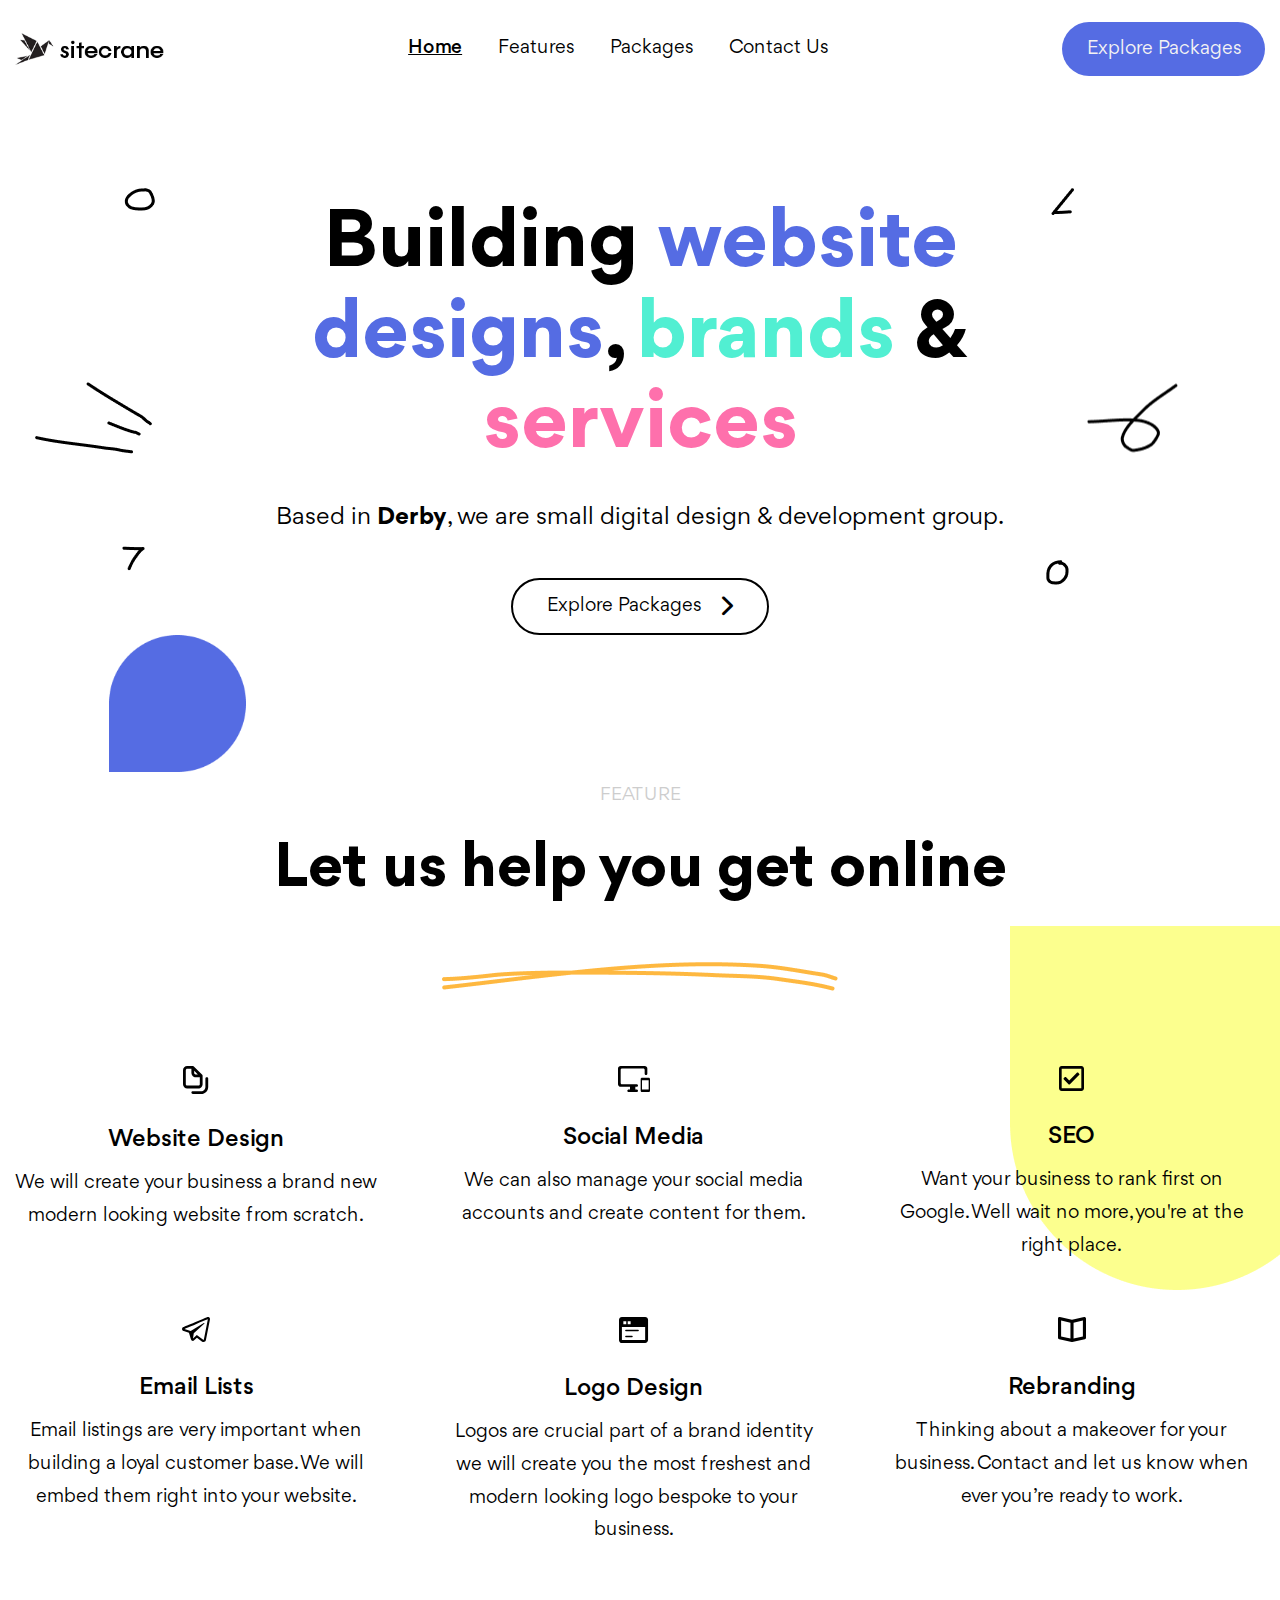
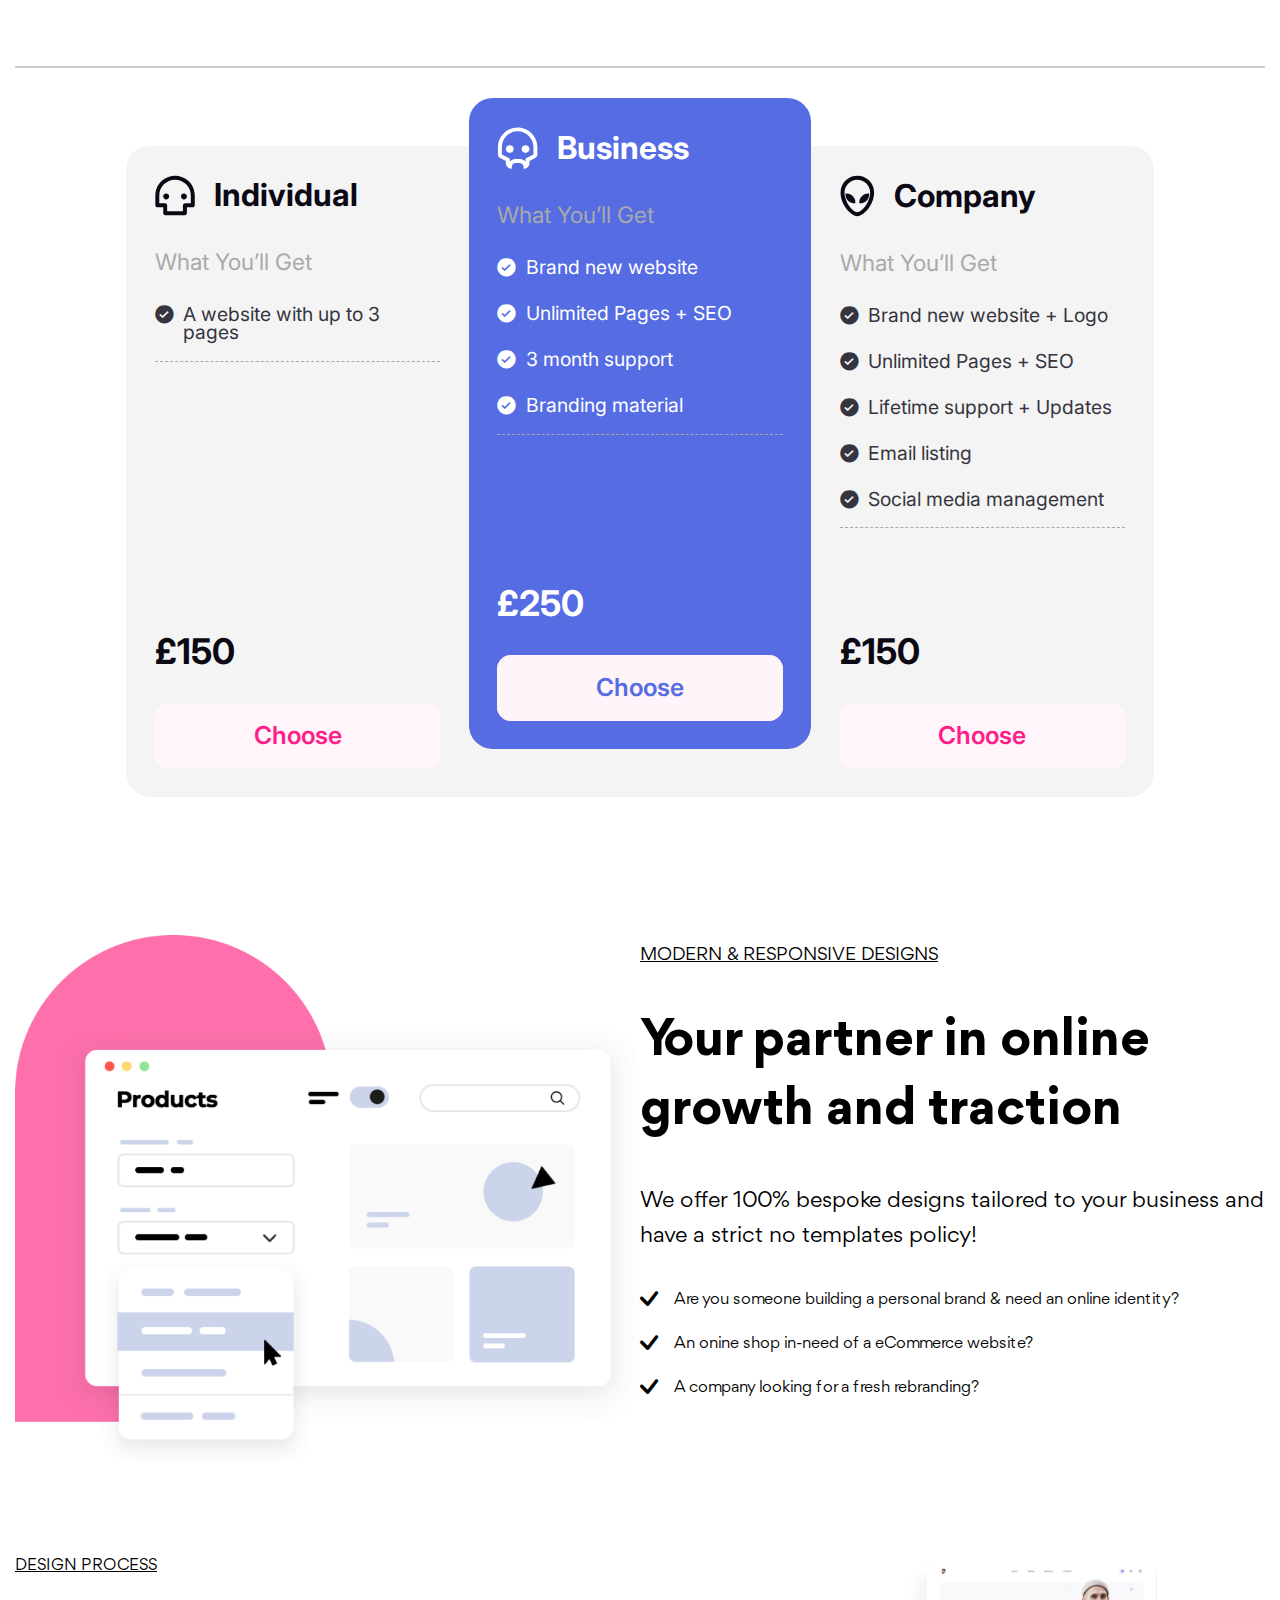
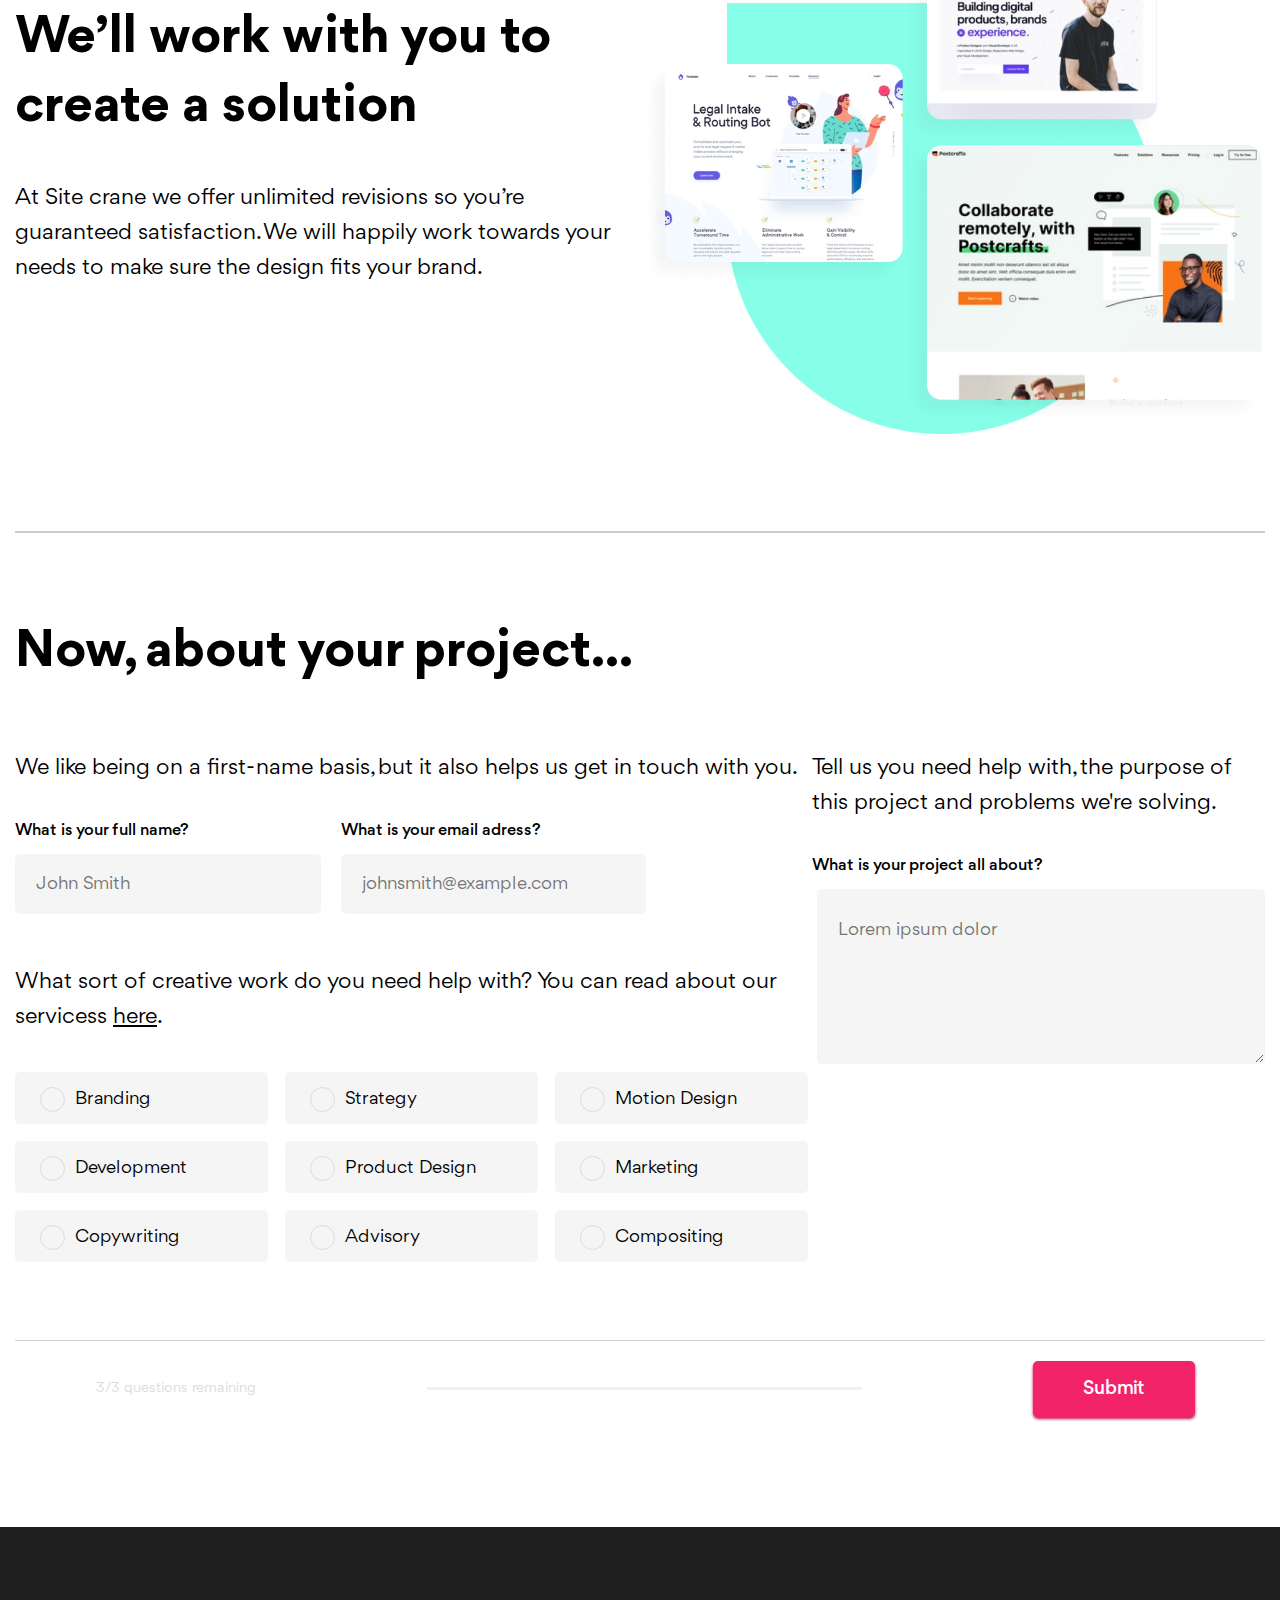
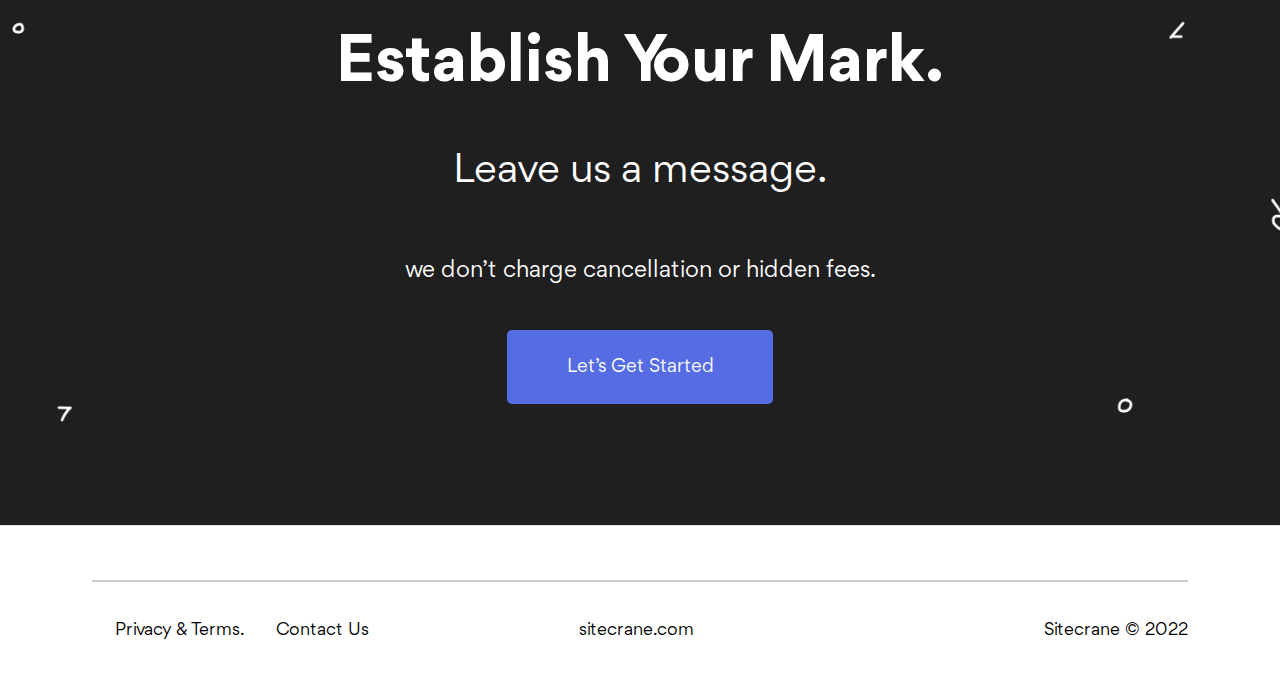
<file: index.html>
<!DOCTYPE html>
<html lang="en">

<head>
	<meta charset="UTF-8">
	<meta name="viewport" content="width=device-width, initial-scale=1.0">
	<link rel="stylesheet" href="css/styles.css">
	<link rel="shortcut icon" href="favicon.ico">
	<title>Sitecrane</title>
</head>

<body>
<header class="header">
	<div class="header__wrapper">
		<div class="header__container _container">
			<div class="header__body">
				<div class="header__main">
					<a href="index.html" class="header__logo _ibg">
						<img src="img/logo.png" alt="logo">
					</a>
				</div>
				<div class="header__menu menu">
					<nav class="menu__body">
						<ul class="menu__list">
							<li class="menu__item">
								<a data-goto=".page__main-block" href="" class="menu__link _active _scroll">Home</a>
							</li>
							<li class="menu__item">
								<a data-goto=".page__feature" href="" class="menu__link _scroll">Features</a>
							</li>
							<li class="menu__item">
								<a data-goto=".page__pricing" href="" class="menu__link _scroll">Packages</a>
							</li>
							<li class="menu__item">
								<a data-goto=".page__contact" href="" class="menu__link _scroll">Contact Us</a>
							</li>
						</ul>
					</nav>
				</div>
				<button type="button" data-goto=".page__pricing" class="header__button button button_blue _scroll">Explore
					Packages</button>
				<div class="icon-menu">
					<span class="icon-menu__line"></span>
				</div>
			</div>
		</div>
	</div>
</header>	<div class="wrapper">
		<main class="page">
			<section class="page__main-block main-block">
				<div class="main-block__wrapper">
					<div class="main-block__container _container">
						<div class="main-block__body">
							<h1 class="main-block__title title">
								<span>Building</span>
								<span class="title_blue">website<br>designs</span>
								<span>,</span>
								<span class="title_turq">brands</span>
								<span>&<br></span>
								<span class="title_pink">services</span>
							</h1>
							<div class="main-block__subtitle">Based in <b>Derby</b>, we are small digital design &
								development group.
							</div>
							<div class="main-block__symbols">
								<span class="main-block__symbol">
									<img src="img/symbols/round-top-left.png" alt="sybol-round">
								</span>
								<span class="main-block__symbol">
									<img src="img/symbols/three-lines-left.png" alt="sybol-lines">
								</span>
								<span class="main-block__symbol">
									<img src="img/symbols/7-left.png" alt="sybol-round">
								</span>
								<span class="main-block__symbol">
									<img src="img/symbols/7-top-right.png" alt="sybol-round">
								</span>
								<span class="main-block__symbol">
									<img src="img/symbols/fig-midle-right.png" alt="sybol-fig">
								</span>
								<span class="main-block__symbol">
									<img src="img/symbols/round-right-bottom.png" alt="sybol-round">
								</span>
							</div>
							<button type="button" data-goto=".page__pricing"
								class="main-block__button button _scroll _icon-arrow-right">
								Explore Packages
							</button>
						</div>
					</div>
				</div>
			</section>
			<section class="page__feature feature">
				<div class="feature__wrapper">
					<div class="feature__container _container">
						<div class="feature__body">
							<div class="feature__subtitle subtitle">feature</div>
							<h2 class="feature__title title">Let us help you get online</h2>
							<img src="img/symbols/lines.png" alt="sybol-ines">
							<div class="feature__items items-future">
								<div class="items-future__item">
									<img src="img/features/icon-1.svg" class="items-future__icon" alt="icon-design">
									<div class="items-future__title">Website Design</div>
									<div class="items-future__text">We will create your business a brand new modern looking
										website
										from scratch.</div>
								</div>
								<div class="items-future__item">
									<img src="img/features/icon-2.svg" class="items-future__icon" alt="icon-screen">
									<div class="items-future__title">Social Media</div>
									<div class="items-future__text">We can also manage your social media accounts and create
										content for them.</div>
								</div>
								<div class="items-future__item">
									<img src="img/features/icon-3.svg" class="items-future__icon" alt="icon-seo">
									<div class="items-future__title">SEO</div>
									<div class="items-future__text">Want your business to rank first on Google. Well wait no
										more, you're at the right place.</div>
									<img src="img/symbols/half-oval.png" class="items-future__image" alt="sybol-half-oval">
								</div>
								<div class="items-future__item">
									<img src="img/features/icon-4.svg" class="items-future__icon" alt="icon-email">
									<div class="items-future__title">Email Lists</div>
									<div class="items-future__text">Email listings are very important when building a loyal
										customer base. We will embed them right into your website.</div>
								</div>
								<div class="items-future__item">
									<img src="img/features/icon-5.svg" class="items-future__icon" alt="icon-design">
									<div class="items-future__title">Logo Design</div>
									<div class="items-future__text">Logos are crucial part of a brand identity we will create you
										the most freshest and modern looking logo bespoke to your business.</div>
								</div>
								<div class="items-future__item">
									<img src="img/features/icon-6.svg" class="items-future__icon" alt="icon-book">
									<div class="items-future__title">Rebranding</div>
									<div class="items-future__text">Thinking about a makeover for your business. Contact and let
										us know when ever you’re ready to work.</div>
								</div>
							</div>
							<div class="items-future__symbol">
								<img src="img/symbols/drop.png" alt="sybol-drop">
							</div>
						</div>
					</div>
				</div>
			</section>
			<section class="page__pricing pricing">
				<div class="pricing__wrapper">
					<div class="pricing__container _container">
						<div class="pricing__body">
							<div class="pricing__column">
								<div class="pricing__table pricing__table_individual">
									<div class="pricing__top">
										<div class="pricing__title"><img src="img/icons/table-1.svg" alt="pricing-icon">Individual
										</div>
										<div class="pricing__goal">What You’ll Get
										</div>
										<ul class="pricing__list">
											<li class="pricing__item _icon-checked">A website with up to 3 pages</li>
										</ul>
									</div>
									<div class="pricing__bottom">
										<div class="pricing__price">£150</div>
										<div class="pricing__button">
											<button type="button" data-goto=".page__contact"
												class="pricing__button button _scroll">Choose</button>
										</div>
									</div>
								</div>
							</div>
							<div class="pricing__column">
								<div class="pricing__table pricing__table_business">
									<div class="pricing__top">
										<div class="pricing__title pricing__title_white"><img src="img/icons/table2.svg"
												alt="pricing-icon">Business
										</div>
										<div class="pricing__goal">What You’ll Get
										</div>
										<ul class="pricing__list">
											<li class="pricing__item pricing__item_white _icon-checked">Brand new website</li>
											<li class="pricing__item pricing__item_white _icon-checked">Unlimited Pages + SEO</li>
											<li class="pricing__item pricing__item_white _icon-checked">3 month support</li>
											<li class="pricing__item pricing__item_white _icon-checked">Branding material</li>
										</ul>
									</div>
									<div class="pricing__bottom">
										<div class="pricing__price pricing__price_white">£250</div>
										<div class="pricing__button">
											<button type="button" data-goto=".page__contact"
												class="pricing__button button _scroll">Choose</button>
										</div>
									</div>
								</div>
							</div>
							<div class="pricing__column">
								<div class="pricing__table pricing__table_company">
									<div class="pricing__top">
										<div class="pricing__title"><img src="img/icons/table-3.svg" alt="pricing-icon">Company
										</div>
										<div class="pricing__goal">What You’ll Get</div>
										<ul class="pricing__list">
											<li class="pricing__item _icon-checked">Brand new website + Logo</li>
											<li class="pricing__item _icon-checked">Unlimited Pages + SEO</li>
											<li class="pricing__item _icon-checked">Lifetime support + Updates</li>
											<li class="pricing__item _icon-checked">Email listing</li>
											<li class="pricing__item _icon-checked">Social media management</li>
										</ul>
									</div>
									<div class="pricing__bottom">
										<div class="pricing__price">£150</div>
										<div class="pricing__button">
											<a type="button" data-goto=".page__contact"
												class="pricing__button button _scroll">Choose</a>
										</div>
									</div>
								</div>
							</div>
							<span class="pricing__shadow"></span>
						</div>
					</div>
				</div>
			</section>
			<section class="page__modern modern">
				<div class="modern__wrapper">
					<div class="modern__container _container">
						<div class="modern__body">
							<div class="modern__column">
								<div class="modern__image">
									<img src="img/modern.png" alt="image-modern">
								</div>
							</div>
							<div class="modern__column">
								<div class="modern__subtitle subtitle">MODERN & RESPONSIVE DESIGNS</div>
								<h3 class="modern__title title">Your partner in online
									growth and traction</h3>
								<div class="modern__text">
									We offer 100% bespoke designs tailored to
									your business and have a strict no templates policy!
								</div>
								<ul class="modern__list list-modern">
									<li class="list-modern__item _icon-checked-s">Are you someone building a personal brand &
										need an
										online identity?
									</li>
									<li class="list-modern__item _icon-checked-s">An onine shop in-need of a eCommerce website?
									</li>
									<li class="list-modern__item _icon-checked-s">A company looking for a fresh rebranding?</li>
								</ul>
							</div>
						</div>
					</div>
				</div>
			</section>
			<section class="page__work work">
				<div class="work__wrapper">
					<div class="work__container _container">
						<div class="work__body">
							<div class="work__column">
								<div class="work__subtitle suvtitle">DESIGN PROCESS</div>
								<h3 class="work__title title">We’ll work with
									you to create a solution</h3>
								<div class="work__text">
									At Site crane we offer unlimited revisions so you’re
									guaranteed satisfaction. We will happily work towards your needs to make sure the design fits
									your brand.
								</div>
							</div>
							<div class="work__column">
								<div class="work__image">
									<img src="img/work.png" alt="image-work">
								</div>
							</div>
						</div>
					</div>
				</div>
			</section>
			<section class="page__contact contact">
				<div class="contact__wrapper">
					<div class="contact__container _container">
						<div class="contact__body">
							<h2 class="contact__title title">Now, about your project...</h2>
							<form enctype="multipart/form-data" action="#" id="form" class="contact__form form">
								<div class="form__column">
									<div class="form__text">We like being on a first-name basis, but it also helps us get in
										touch with you.</div>
									<div class="form__row">
										<div class="form__item">
											<label for="formName" class="form__label">What is your full name?</label>
											<input id="formName" type="text" name="name" placeholder="John Smith" maxlength="20"
												class="form__input _req">
											<span class="form__error">This field is required</span>
										</div>
										<div class="form__item">
											<label for="formEmail" class="form__label">What is your email adress?</label>
											<input id="formEmail" type="text" name="email" placeholder="johnsmith@example.com"
												maxlength="40" class="form__input _req _email">
											<span class="form__error">This field is required</span>
										</div>
									</div>
									<div class="form__text">What sort of creative work do you need help with? You can read
										about
										our servicess <a data-goto=".page__feature" href="" class="_scroll">here</a>.</div>
									<div class="form__item">
										<div class="form__checkboxes">
											<div class="form__checkbox checkbox">
												<input id="formCheckboxBranding" type="checkbox" name="item[]" value="branding"
													class="checkbox__input">
												<label for="formCheckboxBranding" class="checkbox__label">
													<span>Branding</span>
												</label>
											</div>
											<div class="form__checkbox">
												<input id="formCheckboxStrategy" type="checkbox" name="item[]" value="strategy"
													class="checkbox__input">
												<label for="formCheckboxStrategy" class="checkbox__label">
													<span>Strategy</span>
												</label>
											</div>
											<div class="form__checkbox">
												<input id="formCheckboxMotionDesign" type="checkbox" name="item[]"
													value="motionDesign" class="checkbox__input">
												<label for="formCheckboxMotionDesign" class="checkbox__label">
													<span>Motion Design</span>
												</label>
											</div>
											<div class="form__checkbox">
												<input id="formCheckboxDevelopment" type="checkbox" name="item[]"
													value="development" class="checkbox__input">
												<label for="formCheckboxDevelopment" class="checkbox__label">
													<span>Development</span>
												</label>
											</div>
											<div class="form__checkbox">
												<input id="formCheckboxProductDesign" type="checkbox" name="item[]"
													value="productDesign" class="checkbox__input">
												<label for="formCheckboxProductDesign" class="checkbox__label">
													<span>Product Design</span>
												</label>
											</div>
											<div class="form__checkbox">
												<input id="formCheckboxMarketing" type="checkbox" name="item[]" value="marketing"
													class="checkbox__input">
												<label for="formCheckboxMarketing" class="checkbox__label">
													<span>Marketing</span>
												</label>
											</div>
											<div class="form__checkbox">
												<input id="formCheckboxCopywriting" type="checkbox" name="item[]"
													value="copywriting" class="checkbox__input">
												<label for="formCheckboxCopywriting" class="checkbox__label">
													<span>Copywriting</span>
												</label>
											</div>
											<div class="form__checkbox">
												<input id="formCheckboxAdvisory" type="checkbox" name="item[]" value="advisory"
													class="checkbox__input">
												<label for="formCheckboxAdvisory" class="checkbox__label">
													<span>Advisory</span>
												</label>
											</div>
											<div class="form__checkbox">
												<input id="formCheckboxCompositing" type="checkbox" name="item[]"
													value="compositing" class="checkbox__input">
												<label for="formCheckboxCompositing" class="checkbox__label">
													<span>Compositing</span>
												</label>
											</div>
										</div>
									</div>
								</div>
								<div class="form__column">
									<div class="form__text">Tell us you need help with, the purpose of this project and
										problems
										we're solving.</div>
									<div class="form__item">
										<label for="formMessage" class="form__label">What is your project all about?</label>
										<textarea id="formMessage" name="message" placeholder="Lorem ipsum dolor"
											onKeyPress="return ( this.value.length < 1001 );"
											class="form__input form__input_textarea _req"></textarea>
										<span class="form__error">This field is required</span>
									</div>
								</div>
								<div class="form__column">
									<div class="form__bottom">
										<div class="form__actions">
											<div class="form__pagination">3/3 questions remaining</div>
											<progress value="0" max="3" class="form__progress"></progress>
											<button type="submit" class="form__button button button_red">Submit</button>
										</div>
									</div>
								</div>
							</form>
							<div class="contact__success"><span></span></div>
						</div>
					</div>
				</div>
			</section>
			<section class="page__establish establish">
				<div class="establish__wrpper">
					<div class="establish__container _container">
						<div class="establish__body">
							<h2 class="establish__title title">Establish Your Mark.</h2>
							<div class="establish__subtitle">Leave us a message.</div>
							<div class="establish__text">we don’t charge cancellation or hidden fees.</div>
							<button type="button" data-goto=".page__contact"
								class="establish__button button button_blue _scroll">Let’s
								Get Started</button>
						</div>
					</div>
					<div class="establish__background _ibg">
						<img src="img/establish-bg.jpg" alt="image">
					</div>
				</div>
			</section>
		</main>
	</div>
<footer class="footer">
	<div class="footer__container _container">
		<div class="footer__body">
			<div class="footer__column">
				<a href="https://www.privacypolicies.com/live/1b286024-e169-4e3c-97bb-dbd9cac9eb3d"
					class="footer__item footer__item_privacy footer__item_link" target="_blank">Privacy &
					Terms.</a>
				<a href="" data-goto=".page__contact"
					class="footer__item footer__item_contact footer__item_link _scroll">Contact Us</a>
			</div>
			<div class="footer__column">
				<span class="footer__item footer__item_site">sitecrane.com</span>
			</div>
			<div class="footer__column">
				<span class="footer__item footer__item_copyright">Sitecrane &copy; 2022</span>
			</div>
		</div>
	</div>
</footer>	<script src="js/script.js"></script>

</body>

</html>
</file>
<file: css/styles.css>
@import url("https://fonts.googleapis.com/css2?family=Inter:wght@400;600;700&display=swap");
@font-face {
  font-family: "Gordita";
  src: url("../fonts/Gordita-Regular.woff2") format("woff2");
  font-weight: 400;
  font-style: normal;
  font-display: block; }

@font-face {
  font-family: "Gordita";
  src: url("../fonts/Gordita-Medium.woff2") format("woff2");
  font-weight: 600;
  font-style: normal;
  font-display: block; }

@font-face {
  font-family: "Gordita";
  src: url("../fonts/Gordita-Bold.woff2") format("woff2");
  font-weight: 700;
  font-style: normal;
  font-display: block; }

@font-face {
  font-family: "iconfont";
  src: url("../fonts/iconfont.eot?cft2t9");
  src: url("../fonts/iconfont.eot?cft2t9#iefix") format("embedded-opentype"), url("../fonts/iconfont.woff?cft2t9") format("woff");
  font-weight: normal;
  font-style: normal;
  font-display: block; }

[class^="_icon-"]::before,
[class*=" _icon-"]::before {
  font-family: "iconfont" !important;
  speak: never;
  font-style: normal;
  font-weight: normal;
  font-variant: normal;
  text-transform: none;
  line-height: 1;
  /* Better Font Rendering =========== */
  -webkit-font-smoothing: antialiased;
  -moz-osx-font-smoothing: grayscale; }

._icon-checked-s:before {
  content: "\e902"; }

._icon-checked:before {
  content: "\e900"; }

._icon-arrow-right:before {
  content: "\e901"; }

/*------------------- Reset --------------------*/
* {
  padding: 0;
  margin: 0;
  border: 0; }

*, *:before, *:after {
  -webkit-box-sizing: border-box;
  box-sizing: border-box; }

:focus, :active {
  outline: none; }

a:focus, a:active {
  outline: none; }

nav, footer, header, aside {
  display: block; }

html, body {
  height: 100%;
  width: 100%;
  font-size: 100%;
  line-height: 1;
  -ms-text-size-adjust: 100%;
  -moz-text-size-adjust: 100%;
  -webkit-text-size-adjust: 100%; }

input, button, textarea {
  font-family: inherit; }

input::-ms-clear {
  display: none; }

button {
  cursor: pointer; }

button::-moz-focus-inner {
  padding: 0;
  border: 0; }

a, a:visited {
  text-decoration: none; }

a:hover {
  text-decoration: none; }

ul li {
  list-style: none; }

img {
  vertical-align: top; }

h1, h2, h3, h4, h5, h6 {
  font-size: inherit;
  font-weight: 400; }

/*------------------ Button --------------------*/
button {
  background-color: inherit; }

.button {
  display: -webkit-inline-box;
  display: -ms-inline-flexbox;
  display: inline-flex;
  -webkit-box-pack: center;
      -ms-flex-pack: center;
          justify-content: center;
  -webkit-box-align: center;
      -ms-flex-align: center;
          align-items: center;
  text-align: center;
  border-radius: 29px;
  font-size: 20px;
  font-weight: 500;
  color: #f4f3f3;
  -webkit-transition: all 0.3s ease 0s;
  transition: all 0.3s ease 0s; }
  @media (max-width: 1727px) {
    .button {
      font-size: calc(16px + 4 * ((100vw - 320px) / 1407)); } }
  .button_blue {
    background-color: #556ce3; }
    @media (any-hover: hover) {
      .button_blue:hover {
        background-color: #425de3; } }
  .button_red {
    background-color: #f22369;
    -webkit-box-shadow: 0px 2px 3px #bd154d;
            box-shadow: 0px 2px 3px #bd154d; }
    @media (any-hover: hover) {
      .button_red:hover {
        background-color: #e11b5d;
        -webkit-transform: translate(1px, 1px);
                transform: translate(1px, 1px); } }

/*------------------ Title ---------------------*/
.title {
  font-weight: 700;
  font-size: 75px;
  line-height: 138%;
  color: #000; }
  @media (max-width: 1727px) {
    .title {
      font-size: calc(30px + 45 * ((100vw - 320px) / 1407)); } }
  .title_white {
    color: #fff; }
  .title_blue {
    color: #556ce3; }
  .title_turq {
    color: #51efd2; }
  .title_pink {
    color: #fe70ac; }

/*---------------- Subtitle --------------------*/
.subtitle {
  font-size: 18px;
  font-weight: 500;
  line-height: 233%;
  color: #000; }

/*----------------- Header ---------------------*/
.header {
  position: fixed;
  top: 0;
  left: 0;
  width: 100%;
  z-index: 4; }
  .header__wrapper {
    min-height: 70px;
    background-color: #fff; }
    @media (max-width: 1727px) {
      .header__wrapper {
        min-height: calc(50px + 20 * ((100vw - 320px) / 1407)); } }
  .header__body {
    min-height: 120px;
    display: -webkit-box;
    display: -ms-flexbox;
    display: flex;
    -webkit-box-align: center;
        -ms-flex-align: center;
            align-items: center;
    -ms-flex-wrap: wrap;
        flex-wrap: wrap;
    -webkit-box-pack: justify;
        -ms-flex-pack: justify;
            justify-content: space-between; }
    @media (max-width: 1727px) {
      .header__body {
        min-height: calc(50px + 70 * ((100vw - 320px) / 1407)); } }
  .header__main {
    padding-right: 10px; }
    @media (max-width: 991.98px) {
      .header__main {
        -webkit-box-flex: 1;
            -ms-flex: 1 1 auto;
                flex: 1 1 auto; } }
  .header__logo {
    display: block;
    width: 149px;
    height: 32px;
    z-index: 5; }
  .header__button {
    min-width: 211px;
    min-height: 58px;
    line-height: 22px;
    position: relative;
    z-index: 15;
    display: none; }
    @media (max-width: 1727px) {
      .header__button {
        min-width: calc(185px + 26 * ((100vw - 320px) / 1407)); } }
    @media (max-width: 1727px) {
      .header__button {
        min-height: calc(45px + 13 * ((100vw - 320px) / 1407)); } }
    @media (min-width: 479.98px) {
      .header__button {
        display: -webkit-inline-box;
        display: -ms-inline-flexbox;
        display: inline-flex; } }

@media (max-width: 991.98px) {
  .menu__body {
    position: fixed;
    width: 100%;
    height: 100%;
    top: 0;
    left: -100%;
    padding: 110px 15px 15px 30px;
    overflow: auto;
    background-color: #51efd2;
    -webkit-transition: left 0.3s ease 0s;
    transition: left 0.3s ease 0s; }
    .menu__body._active {
      left: 0; }
    .menu__body::before {
      content: "";
      position: fixed;
      top: 0;
      left: 0;
      width: 100%;
      height: 150px;
      background-color: #fff;
      z-index: 1; } }
    @media (max-width: 991.98px) and (max-width: 1727px) {
      .menu__body::before {
        height: calc(60px + 90 * ((100vw - 320px) / 1407)); } }

@media (min-width: 991.98px) {
  .menu__list {
    display: -webkit-box;
    display: -ms-flexbox;
    display: flex;
    -webkit-box-align: center;
        -ms-flex-align: center;
            align-items: center;
    -ms-flex-wrap: wrap;
        flex-wrap: wrap;
    -webkit-box-pack: space-evenly;
        -ms-flex-pack: space-evenly;
            justify-content: space-evenly;
    gap: 36px; } }

@media (max-width: 991.98px) {
  .menu__item {
    display: -webkit-box;
    display: -ms-flexbox;
    display: flex;
    -webkit-box-pack: justify;
        -ms-flex-pack: justify;
            justify-content: space-between;
    -ms-flex-wrap: wrap;
        flex-wrap: wrap;
    -webkit-box-align: center;
        -ms-flex-align: center;
            align-items: center; }
    .menu__item:not(:last-child) {
      padding-bottom: 20px; } }

.menu__link {
  font-size: 20px;
  line-height: 210%;
  color: #000;
  -webkit-transition: color 0.3s ease 0s;
  transition: color 0.3s ease 0s; }
  @media (max-width: 1727px) {
    .menu__link {
      font-size: calc(16px + 4 * ((100vw - 320px) / 1407)); } }
  @media (min-width: 991.98px) {
    .menu__link._active {
      font-weight: 600;
      text-decoration: underline; } }
  @media (any-hover: hover) {
    .menu__link:hover {
      font-weight: 600;
      text-decoration: underline; } }
  @media (max-width: 991.98px) {
    .menu__link {
      font-size: 24px;
      color: #fff; } }

.icon-menu {
  margin-left: 15px;
  display: block;
  position: relative;
  z-index: 4;
  width: 30px;
  height: 18px; }
  @media (min-width: 991.98px) {
    .icon-menu {
      display: none; } }
  .icon-menu::before, .icon-menu::after {
    content: ""; }
  .icon-menu__line, .icon-menu::before, .icon-menu::after {
    position: absolute;
    left: 0;
    height: 2px;
    width: 100%;
    -webkit-transition: all 0.3s ease 0s;
    transition: all 0.3s ease 0s;
    background-color: #000; }
  .icon-menu::before {
    top: 0; }
  .icon-menu::after {
    bottom: 0; }
  .icon-menu__line {
    top: 50%;
    -webkit-transform: scale(1) translate(0px, -50%);
            transform: scale(1) translate(0px, -50%); }
  .icon-menu._active::before {
    top: 46%;
    -webkit-transform: rotate(45deg);
            transform: rotate(45deg); }
  .icon-menu._active .icon-menu__line {
    -webkit-transform: scale(0);
            transform: scale(0); }
  .icon-menu._active::after {
    bottom: 45%;
    -webkit-transform: rotate(-45deg);
            transform: rotate(-45deg); }

/*------------------ Body ----------------------*/
body {
  font-family: "Gordita";
  font-size: 16px;
  font-weight: 400;
  color: #000; }
  body._lock {
    overflow: hidden; }

/*----------------- Wrapper --------------------*/
.wrapper {
  width: 100%;
  min-height: 100%;
  overflow: hidden;
  display: -webkit-box;
  display: -ms-flexbox;
  display: flex;
  -webkit-box-orient: vertical;
  -webkit-box-direction: normal;
      -ms-flex-direction: column;
          flex-direction: column; }

/*---------------- Container -------------------*/
._container {
  max-width: 1727px;
  padding: 0 15px;
  margin: 0 auto; }

/*------------------- ibg ---------------------*/
._ibg {
  position: relative; }
  ._ibg img {
    position: absolute;
    width: 100%;
    height: 100%;
    top: 0;
    left: 0;
    -o-object-fit: cover;
       object-fit: cover; }

/*------------------ Page ----------------------*/
.page {
  -webkit-box-flex: 1;
      -ms-flex: 1 1 auto;
          flex: 1 1 auto; }
  .page__establish {
    position: relative; }

/*---------------------------- Main Block -------------------------------*/
.main-block__wrapper {
  padding-top: 261px; }
  @media (max-width: 1727px) {
    .main-block__wrapper {
      padding-top: calc(70px + 191 * ((100vw - 320px) / 1407)); } }

.main-block__body {
  position: relative;
  text-align: center;
  padding-left: 15px;
  padding-right: 15px; }

.main-block__text {
  max-width: 848px; }
  @media (max-width: 1727px) {
    .main-block__text {
      max-width: calc(290px + 558 * ((100vw - 320px) / 1407)); } }

.main-block__title {
  font-size: 102px;
  line-height: 114%; }
  @media (max-width: 1727px) {
    .main-block__title {
      font-size: calc(30px + 72 * ((100vw - 320px) / 1407)); } }

.main-block__subtitle {
  margin-top: 32px;
  font-size: 25px;
  line-height: 168%;
  font-weight: 400; }
  @media (max-width: 1727px) {
    .main-block__subtitle {
      margin-top: calc(15px + 17 * ((100vw - 320px) / 1407)); } }
  @media (max-width: 1727px) {
    .main-block__subtitle {
      font-size: calc(21px + 4 * ((100vw - 320px) / 1407)); } }

.main-block__symbols {
  display: none; }
  @media (min-width: 991.98px) {
    .main-block__symbols {
      display: block; } }

.main-block__symbol {
  position: absolute;
  display: none; }
  .main-block__symbol:first-child {
    top: -12px;
    left: 159.31px; }
    @media (max-width: 1727px) {
      .main-block__symbol:first-child {
        left: calc(0px + 159.31 * ((100vw - 320px) / 1407)); } }
  .main-block__symbol:nth-child(2) {
    top: 50%;
    -webkit-transform: translate(0, -50%);
            transform: translate(0, -50%);
    left: 29.65px; }
    @media (max-width: 1727px) {
      .main-block__symbol:nth-child(2) {
        left: calc(0px + 29.65 * ((100vw - 320px) / 1407)); } }
  .main-block__symbol:nth-child(3) {
    bottom: 64.33px;
    left: 157px; }
    @media (max-width: 1727px) {
      .main-block__symbol:nth-child(3) {
        left: calc(0px + 157 * ((100vw - 320px) / 1407)); } }
  .main-block__symbol:nth-child(4) {
    top: -12px;
    right: 280.53px; }
    @media (max-width: 1727px) {
      .main-block__symbol:nth-child(4) {
        right: calc(0px + 280.53 * ((100vw - 320px) / 1407)); } }
  .main-block__symbol:nth-child(5) {
    top: 50%;
    -webkit-transform: translate(0, -50%);
            transform: translate(0, -50%);
    right: 127.1px; }
    @media (max-width: 1727px) {
      .main-block__symbol:nth-child(5) {
        right: calc(0px + 127.1 * ((100vw - 320px) / 1407)); } }
  .main-block__symbol:nth-child(6) {
    bottom: 50.04px;
    right: 287px; }
    @media (max-width: 1727px) {
      .main-block__symbol:nth-child(6) {
        right: calc(0px + 287 * ((100vw - 320px) / 1407)); } }
  @media (min-width: 766.98px) {
    .main-block__symbol {
      display: block; } }

.main-block__button {
  min-width: 292px;
  min-height: 63px;
  border: solid 2px #000;
  color: #000;
  -webkit-box-orient: horizontal;
  -webkit-box-direction: reverse;
      -ms-flex-direction: row-reverse;
          flex-direction: row-reverse;
  border-radius: 31.5px;
  margin-top: 50px; }
  @media (max-width: 1727px) {
    .main-block__button {
      min-width: calc(185px + 107 * ((100vw - 320px) / 1407)); } }
  @media (max-width: 1727px) {
    .main-block__button {
      min-height: calc(45px + 18 * ((100vw - 320px) / 1407)); } }
  @media (max-width: 1727px) {
    .main-block__button {
      margin-top: calc(20px + 30 * ((100vw - 320px) / 1407)); } }
  .main-block__button::before {
    padding-left: 26px; }
    @media (max-width: 1727px) {
      .main-block__button::before {
        padding-left: calc(10px + 16 * ((100vw - 320px) / 1407)); } }
  @media (any-hover: hover) {
    .main-block__button:hover {
      border: solid 1px #000; } }

/*------------------------------ Feature ---------------------------------*/
.feature__body {
  position: relative;
  padding-top: 191px;
  padding-bottom: 161px;
  text-align: center;
  border-bottom: solid 2px #cdcdcd;
  max-width: 1470px;
  margin-left: auto;
  margin-right: auto; }
  @media (max-width: 1727px) {
    .feature__body {
      padding-top: calc(30px + 161 * ((100vw - 320px) / 1407)); } }
  @media (max-width: 1727px) {
    .feature__body {
      padding-bottom: calc(30px + 131 * ((100vw - 320px) / 1407)); } }
  .feature__body > img {
    display: none; }
    @media (min-width: 766.98px) {
      .feature__body > img {
        display: inline;
        margin-top: 61.2px;
        margin-bottom: 96.5px; } }
  @media (min-width: 766.98px) and (max-width: 1727px) {
    .feature__body > img {
      margin-top: calc(30px + 31.2 * ((100vw - 320px) / 1407)); } }
  @media (min-width: 766.98px) and (max-width: 1727px) {
    .feature__body > img {
      margin-bottom: calc(30px + 66.5 * ((100vw - 320px) / 1407)); } }

.feature__subtitle {
  text-transform: uppercase;
  color: #cdcdcd; }

.feature__title {
  margin-top: 13px;
  line-height: 133%; }

.feature__items {
  display: -ms-grid;
  display: grid;
  -ms-grid-columns: 1fr 93px 1fr 93px 1fr;
  grid-template-columns: 1fr 1fr 1fr;
  row-gap: 75px;
  -webkit-column-gap: 93px;
     -moz-column-gap: 93px;
          column-gap: 93px; }
  @media (max-width: 1727px) {
    .feature__items {
      row-gap: calc(10px + 65 * ((100vw - 320px) / 1407)); } }
  @media (max-width: 1727px) {
    .feature__items {
      -webkit-column-gap: calc(0px + 93 * ((100vw - 320px) / 1407));
         -moz-column-gap: calc(0px + 93 * ((100vw - 320px) / 1407));
              column-gap: calc(0px + 93 * ((100vw - 320px) / 1407)); } }
  @media (max-width: 766.98px) {
    .feature__items {
      margin-top: 30px; } }
  @media (max-width: 991.98px) {
    .feature__items {
      grid-template-columns: repeat(auto-fit, minmax(285px, 1fr)); } }

.items-future__item {
  max-width: 396px; }
  @media (max-width: 1727px) {
    .items-future__item {
      max-width: calc(290px + 106 * ((100vw - 320px) / 1407)); } }
  @media (max-width: 991.98px) {
    .items-future__item {
      margin: 0 auto; } }
  .items-future__item:nth-child(3) {
    position: relative; }

.items-future__title {
  font-weight: 600;
  font-size: 26px;
  line-height: 162%;
  margin: 27px 0px 8px 0px; }
  @media (max-width: 1727px) {
    .items-future__title {
      font-size: calc(18px + 8 * ((100vw - 320px) / 1407)); } }

.items-future__text {
  font-size: 20px;
  line-height: 175%; }
  @media (max-width: 1727px) {
    .items-future__text {
      font-size: calc(16px + 4 * ((100vw - 320px) / 1407)); } }

.items-future__image {
  position: absolute;
  top: -145px;
  right: -120px;
  opacity: 0.75;
  z-index: -1;
  display: none; }
  @media (max-width: 1727px) {
    .items-future__image {
      top: calc(-130px + -15 * ((100vw - 320px) / 1407)); } }
  @media (max-width: 1727px) {
    .items-future__image {
      right: calc(-30px + -90 * ((100vw - 320px) / 1407)); } }
  @media (min-width: 991.98px) {
    .items-future__image {
      display: block; } }

.items-future__symbol {
  display: none; }
  @media (min-width: 991.98px) {
    .items-future__symbol {
      display: block;
      position: absolute;
      top: 0;
      width: 186px;
      height: 186px;
      left: 102px; } }
  @media (min-width: 991.98px) and (max-width: 1727px) {
    .items-future__symbol {
      left: calc(0px + 102 * ((100vw - 320px) / 1407)); } }
  @media (min-width: 991.98px) {
      .items-future__symbol img {
        width: 186px; } }
    @media (min-width: 991.98px) and (max-width: 1727px) {
      .items-future__symbol img {
        width: calc(30px + 156 * ((100vw - 320px) / 1407)); } }

/*------------------------------- Pricing -------------------------------*/
.pricing__body {
  min-width: 1458px;
  position: relative;
  display: -webkit-box;
  display: -ms-flexbox;
  display: flex;
  -webkit-box-pack: center;
      -ms-flex-pack: center;
          justify-content: center;
  -webkit-box-orient: vertical;
  -webkit-box-direction: normal;
      -ms-flex-direction: column;
          flex-direction: column;
  z-index: 2;
  padding-top: 100px; }
  @media (max-width: 1727px) {
    .pricing__body {
      min-width: calc(290px + 1168 * ((100vw - 320px) / 1407)); } }
  @media (max-width: 1727px) {
    .pricing__body {
      padding-top: calc(30px + 70 * ((100vw - 320px) / 1407)); } }
  @media (min-width: 1200px) {
    .pricing__body {
      -webkit-box-orient: horizontal;
      -webkit-box-direction: normal;
          -ms-flex-direction: row;
              flex-direction: row; } }
  @media (max-width: 1200px) {
    .pricing__body {
      gap: 50px; } }

.pricing__column {
  -webkit-box-flex: 0;
      -ms-flex: 0 1 27.3885350318%;
          flex: 0 1 27.3885350318%; }
  @media (min-width: 1200px) {
    .pricing__column:nth-child(2) {
      background-color: rgba(241, 241, 241, 0.8); } }

.pricing__table {
  max-width: 473px;
  min-height: 677px;
  padding: 28.39px;
  background-color: rgba(241, 241, 241, 0.8);
  display: -webkit-box;
  display: -ms-flexbox;
  display: flex;
  -webkit-box-orient: vertical;
  -webkit-box-direction: normal;
      -ms-flex-direction: column;
          flex-direction: column; }
  @media (max-width: 1727px) {
    .pricing__table {
      min-height: calc(596px + 81 * ((100vw - 320px) / 1407)); } }
  @media (max-width: 1200px) {
    .pricing__table {
      margin: 0 auto; } }
  .pricing__table_individual {
    border-radius: 23.66px 0px 0px 23.66px; }
  .pricing__table_business {
    position: relative;
    background-color: #556ce3;
    border-radius: 23.66px; }
    .pricing__table_business .pricing__button {
      background-color: #fef4f9;
      color: #556ce3; }
    @media (min-width: 1200px) {
      .pricing__table_business {
        bottom: 48px; } }
  .pricing__table_company {
    border-radius: 0px 23.6606px 23.6606px 0px; }
  @media (max-width: 1200px) {
    .pricing__table {
      border-radius: 23.6606px; } }

.pricing__top {
  -webkit-box-flex: 1;
      -ms-flex: 1 1 auto;
          flex: 1 1 auto; }

.pricing__title {
  display: -webkit-box;
  display: -ms-flexbox;
  display: flex;
  -webkit-box-align: center;
      -ms-flex-align: center;
          align-items: center;
  font-family: "Inter";
  font-weight: 700;
  font-size: 38px;
  line-height: 125%;
  color: #0b0914; }
  @media (max-width: 1727px) {
    .pricing__title {
      font-size: calc(18px + 20 * ((100vw - 320px) / 1407)); } }
  .pricing__title img {
    margin-right: 19px; }
  .pricing__title_white {
    color: #fff; }

.pricing__goal {
  font-family: "Inter";
  padding-top: 37px;
  font-size: 26px;
  line-height: 31px;
  color: #a9a9aa; }
  @media (max-width: 1727px) {
    .pricing__goal {
      padding-top: calc(20px + 17 * ((100vw - 320px) / 1407)); } }
  @media (max-width: 1727px) {
    .pricing__goal {
      font-size: calc(16px + 10 * ((100vw - 320px) / 1407)); } }

.pricing__list {
  border-bottom: 1.2px dashed #a9a9aa;
  padding-bottom: 19px; }

.pricing__item {
  margin-top: 28px;
  display: -webkit-box;
  display: -ms-flexbox;
  display: flex;
  -webkit-box-align: center;
      -ms-flex-align: center;
          align-items: center;
  font-family: "Inter";
  font-size: 21px;
  line-height: 92.8571428571%;
  color: #35353f; }
  @media (max-width: 1727px) {
    .pricing__item {
      font-size: calc(16px + 5 * ((100vw - 320px) / 1407)); } }
  .pricing__item::before {
    padding-right: 9.5px;
    font-size: 20px;
    line-height: 92.8571428571%;
    -ms-flex-item-align: start;
        align-self: flex-start; }
    @media (max-width: 1727px) {
      .pricing__item::before {
        font-size: calc(18px + 2 * ((100vw - 320px) / 1407)); } }
  .pricing__item_white {
    color: #fff; }

.pricing__price {
  padding-top: 15px;
  font-family: "Inter";
  font-weight: 700;
  font-size: 38px;
  line-height: 125%;
  color: #0b0914;
  margin-bottom: 28px; }
  @media (max-width: 1727px) {
    .pricing__price {
      font-size: calc(30px + 8 * ((100vw - 320px) / 1407)); } }
  .pricing__price_white {
    color: #fff; }

.pricing__button {
  display: -webkit-inline-box;
  display: -ms-inline-flexbox;
  display: inline-flex;
  min-width: 100%;
  min-height: 76px;
  border-radius: 14.2px;
  background-color: #fff5fa;
  font-family: "Inter";
  font-weight: 600;
  font-size: 26px;
  line-height: 182%;
  color: #ff1d89;
  -webkit-transition: color 0.3s ease 0s;
  transition: color 0.3s ease 0s; }
  @media (max-width: 1727px) {
    .pricing__button {
      min-height: calc(46px + 30 * ((100vw - 320px) / 1407)); } }
  @media (max-width: 1727px) {
    .pricing__button {
      font-size: calc(22px + 4 * ((100vw - 320px) / 1407)); } }
  @media (any-hover: hover) {
    .pricing__button:hover {
      background-color: #f7dfeb; } }

/*----------------------------------- Modern ----------------------------*/
.modern__body {
  display: -webkit-box;
  display: -ms-flexbox;
  display: flex;
  -webkit-box-orient: vertical;
  -webkit-box-direction: reverse;
      -ms-flex-direction: column-reverse;
          flex-direction: column-reverse;
  padding-top: 187px; }
  @media (min-width: 766.98px) {
    .modern__body {
      -webkit-box-orient: horizontal;
      -webkit-box-direction: normal;
          -ms-flex-direction: row;
              flex-direction: row;
      -webkit-box-pack: justify;
          -ms-flex-pack: justify;
              justify-content: space-between; } }
  @media (max-width: 1727px) {
    .modern__body {
      padding-top: calc(30px + 157 * ((100vw - 320px) / 1407)); } }

.modern__column {
  -webkit-box-flex: 0;
      -ms-flex: 0 1 50%;
          flex: 0 1 50%; }

.modern__image > img {
  width: 100%; }

@media (max-width: 766.98px) {
  .modern__image {
    margin-top: 30px; } }

.modern__symbol {
  position: absolute;
  top: 0;
  left: 0;
  width: 100%;
  height: 100%; }

.modern__subtitle {
  -webkit-text-decoration-line: underline;
          text-decoration-line: underline; }

.modern__title {
  padding-top: 30px;
  padding-bottom: 43px;
  font-size: 55px; }
  @media (max-width: 1727px) {
    .modern__title {
      padding-bottom: calc(30px + 13 * ((100vw - 320px) / 1407)); } }
  @media (max-width: 1727px) {
    .modern__title {
      font-size: calc(40px + 15 * ((100vw - 320px) / 1407)); } }

.modern__text {
  font-size: 24px;
  line-height: 158%;
  margin-bottom: 38px; }
  @media (max-width: 1727px) {
    .modern__text {
      font-size: calc(18px + 6 * ((100vw - 320px) / 1407)); } }

.list-modern__item {
  display: -webkit-box;
  display: -ms-flexbox;
  display: flex; }
  .list-modern__item:not(:last-child) {
    margin-bottom: 28px; }
  .list-modern__item::before {
    font-size: 16px;
    padding-right: 19px; }
    @media (max-width: 1727px) {
      .list-modern__item::before {
        font-size: calc(12px + 4 * ((100vw - 320px) / 1407)); } }
    @media (max-width: 1727px) {
      .list-modern__item::before {
        padding-right: calc(10px + 9 * ((100vw - 320px) / 1407)); } }

/*----------------------------------- Work ------------------------------*/
.work__body {
  display: -webkit-box;
  display: -ms-flexbox;
  display: flex;
  -webkit-box-orient: vertical;
  -webkit-box-direction: normal;
      -ms-flex-direction: column;
          flex-direction: column;
  padding-top: 128px;
  padding-bottom: 128px;
  border-bottom: solid 2px #cdcdcd; }
  @media (min-width: 766.98px) {
    .work__body {
      -webkit-box-orient: horizontal;
      -webkit-box-direction: normal;
          -ms-flex-direction: row;
              flex-direction: row;
      -webkit-box-pack: justify;
          -ms-flex-pack: justify;
              justify-content: space-between; } }
  @media (max-width: 1727px) {
    .work__body {
      padding-top: calc(30px + 98 * ((100vw - 320px) / 1407)); } }
  @media (max-width: 1727px) {
    .work__body {
      padding-bottom: calc(30px + 98 * ((100vw - 320px) / 1407)); } }

.work__column {
  -webkit-box-flex: 0;
      -ms-flex: 0 1 50%;
          flex: 0 1 50%; }

.work__subtitle {
  text-decoration: underline; }

.work__title {
  padding-top: 30px;
  padding-bottom: 43px;
  font-size: 55px; }
  @media (max-width: 1727px) {
    .work__title {
      padding-bottom: calc(30px + 13 * ((100vw - 320px) / 1407)); } }
  @media (max-width: 1727px) {
    .work__title {
      font-size: calc(40px + 15 * ((100vw - 320px) / 1407)); } }

.work__text {
  font-size: 24px;
  line-height: 158%;
  margin-bottom: 38px; }
  @media (max-width: 1727px) {
    .work__text {
      font-size: calc(18px + 6 * ((100vw - 320px) / 1407)); } }

.work__image > img {
  width: 100%; }

@media (max-width: 766.98px) {
  .work__image {
    margin-top: 20px; } }

/*----------------------------- Contact ---------------------------------*/
.contact__wrapper {
  margin-bottom: 89px; }
  @media (max-width: 1727px) {
    .contact__wrapper {
      margin-bottom: calc(30px + 59 * ((100vw - 320px) / 1407)); } }

.contact__body {
  padding-top: 110px; }
  @media (max-width: 1727px) {
    .contact__body {
      padding-top: calc(30px + 80 * ((100vw - 320px) / 1407)); } }

.contact__title {
  font-weight: 700;
  font-size: 55px;
  line-height: 138%;
  margin-bottom: 80px; }
  @media (max-width: 1727px) {
    .contact__title {
      font-size: calc(40px + 15 * ((100vw - 320px) / 1407)); } }
  @media (max-width: 1727px) {
    .contact__title {
      margin-bottom: calc(30px + 50 * ((100vw - 320px) / 1407)); } }

.contact__form._sending .form__button::after {
  opacity: 1;
  visibility: visible; }

@media (min-width: 1200px) {
  .contact__form {
    display: -webkit-box;
    display: -ms-flexbox;
    display: flex;
    -webkit-box-pack: justify;
        -ms-flex-pack: justify;
            justify-content: space-between;
    -ms-flex-wrap: wrap;
        flex-wrap: wrap; } }

.contact__success {
  -webkit-transition: all 0.3s ease 0s;
  transition: all 0.3s ease 0s;
  padding: 15px 0px 15px 0px;
  text-align: center;
  color: green;
  line-height: 138%;
  font-size: 18px; }

.form__text {
  font-family: "Gordita";
  font-weight: 400;
  font-size: 24px;
  line-height: 158%;
  margin-bottom: 40px; }
  @media (max-width: 1727px) {
    .form__text {
      font-size: calc(18px + 6 * ((100vw - 320px) / 1407)); } }
  @media (max-width: 1727px) {
    .form__text {
      margin-bottom: calc(30px + 10 * ((100vw - 320px) / 1407)); } }
  .form__text > a {
    font-weight: 500;
    text-decoration: underline;
    color: inherit; }

@media (min-width: 766.98px) {
  .form__row {
    display: -webkit-box;
    display: -ms-flexbox;
    display: flex; }
    .form__row > .form__item:not(:last-child) {
      margin-right: 20px; } }

.form__row > .form__item {
  margin-bottom: 0; }

.form__row > .form__item .form__error {
  margin-bottom: 15px; }

.form__item {
  margin-bottom: 100px; }
  @media (max-width: 1727px) {
    .form__item {
      margin-bottom: calc(30px + 70 * ((100vw - 320px) / 1407)); } }

.form__label {
  color: #000;
  display: block;
  font-weight: 600;
  margin-bottom: 15px; }

.form__input {
  height: 60px;
  padding: 0 20px;
  border-radius: 5px;
  width: 313px;
  font-size: 18px;
  border: solid 1px transparent;
  background-color: #f5f5f5;
  -webkit-transition: all 0.3s ease 0s;
  transition: all 0.3s ease 0s; }
  @media (max-width: 1727px) {
    .form__input {
      width: calc(290px + 23 * ((100vw - 320px) / 1407)); } }
  .form__input_textarea {
    min-height: 175px;
    width: 522px;
    resize: vertical;
    padding: 30px 50px 30px 20px; }
    @media (max-width: 1727px) {
      .form__input_textarea {
        width: calc(290px + 232 * ((100vw - 320px) / 1407)); } }
    @media (min-width: 1200px) {
      .form__input_textarea {
        margin-left: 5px; } }
  .form__input._error {
    -webkit-box-shadow: 0 0 5px #bd154d;
            box-shadow: 0 0 5px #bd154d; }

.form__error {
  display: block;
  padding: 10px;
  color: #e11b5d;
  opacity: 0;
  visibility: hidden;
  -webkit-transition: all 0.3s ease 0s;
  transition: all 0.3s ease 0s; }
  .form__error._error {
    opacity: 1;
    visibility: visible; }

.form__checkboxes {
  display: -ms-grid;
  display: grid;
  gap: 20px;
  grid-template-columns: repeat(auto-fit, minmax(253px, 1fr));
  -webkit-box-align: center;
      -ms-flex-align: center;
          align-items: center;
  max-width: 800px; }
  @media (max-width: 1727px) {
    .form__checkboxes {
      gap: calc(10px + 10 * ((100vw - 320px) / 1407)); } }

.form__column {
  -webkit-box-flex: 0;
      -ms-flex: 0 1 55.4785020804%;
          flex: 0 1 55.4785020804%; }
  .form__column:nth-child(2) {
    -webkit-box-flex: 0;
        -ms-flex: 0 1 36.1997226075%;
            flex: 0 1 36.1997226075%; }
  .form__column:last-child {
    -webkit-box-flex: 1;
        -ms-flex: 1 1 100%;
            flex: 1 1 100%; }

.form__bottom {
  border-top: solid 1px #cdcdcd;
  padding: 20px 70px 10px 81px; }

.form__actions {
  display: -webkit-box;
  display: -ms-flexbox;
  display: flex;
  -webkit-box-pack: justify;
      -ms-flex-pack: justify;
          justify-content: space-between;
  -webkit-box-align: center;
      -ms-flex-align: center;
          align-items: center; }
  @media (max-width: 766.98px) {
    .form__actions {
      -webkit-box-orient: vertical;
      -webkit-box-direction: normal;
          -ms-flex-direction: column;
              flex-direction: column; } }

.form__pagination {
  display: none;
  font-size: 14px;
  color: #dedada; }
  @media (min-width: 766.98px) {
    .form__pagination {
      display: block; } }

.form__progress {
  display: none;
  background: #f1f1f1;
  width: 592px;
  height: 3px; }
  @media (max-width: 1727px) {
    .form__progress {
      width: calc(100px + 492 * ((100vw - 320px) / 1407)); } }
  .form__progress::-webkit-progress-bar {
    background: transparent;
    border-radius: 5px; }
  .form__progress::-webkit-progress-value {
    background: #bd154d;
    border-radius: 5px; }
  @media (min-width: 479.98px) {
    .form__progress {
      display: block; } }

.form__button {
  position: relative;
  padding: 0 50px;
  min-height: 56px;
  border-radius: 5px;
  font-weight: 600;
  color: #fff;
  -webkit-transition: all 0.3s ease 0s;
  transition: all 0.3s ease 0s; }
  @media (min-width: 479.98px) and (max-width: 766.98px) {
    .form__button {
      margin-top: 30px; } }
  .form__button::after {
    content: "";
    position: absolute;
    top: 0;
    left: 0;
    bottom: 0;
    right: 0;
    width: 100%;
    height: 100%;
    background: rgba(51, 51, 51, 0.5) url("../img/icons/loading.gif") center/50px no-repeat;
    opacity: 0;
    visibility: hidden;
    -webkit-transition: all 0.3s ease 0s;
    transition: all 0.3s ease 0s; }

.checkbox__input {
  display: none; }
  .checkbox__input:checked + .checkbox__label::before {
    border: solid 1px transparent;
    background-color: #fff;
    background-image: url("data:image/svg+xml,%3csvg xmlns='http://www.w3.org/2000/svg' viewBox='0 0 16 13'%3e%3cpath fill='%23F22369' d='M13.5129 0.414466C13.7894 0.145686 14.1573 -0.00290628 14.5391 4.30801e-05C14.9208 0.00299244 15.2865 0.157253 15.559 0.430275C15.8315 0.703296 15.9894 1.07372 15.9995 1.46339C16.0096 1.85306 15.871 2.23149 15.6131 2.51883L7.78171 12.5196C7.64705 12.6677 7.48452 12.7866 7.30384 12.8691C7.12317 12.9515 6.92805 12.996 6.73017 12.9997C6.53229 13.0035 6.3357 12.9664 6.15215 12.8908C5.96861 12.8152 5.80188 12.7026 5.66194 12.5597L0.468524 7.25667C0.323895 7.11906 0.207893 6.95311 0.127436 6.76873C0.0469793 6.58435 0.00371646 6.38531 0.000229091 6.18349C-0.00325828 5.98166 0.0331013 5.78119 0.107138 5.59402C0.181175 5.40686 0.291372 5.23684 0.431156 5.0941C0.570941 4.95137 0.737448 4.83885 0.920745 4.76325C1.10404 4.68765 1.30037 4.65052 1.49803 4.65408C1.69568 4.65764 1.89061 4.70182 2.07118 4.78397C2.25175 4.86613 2.41427 4.98458 2.54903 5.13226L6.65902 9.32697L13.4756 0.458558C13.4879 0.443128 13.501 0.428407 13.5149 0.414466H13.5129Z'/%3e%3c/svg%3e"); }
  .checkbox__input:checked + .checkbox__label {
    background-color: #f22369;
    color: #fff; }

.checkbox__label {
  position: relative;
  font-size: 18px;
  line-height: 140%;
  display: -webkit-inline-box;
  display: -ms-inline-flexbox;
  display: inline-flex;
  -webkit-box-align: center;
      -ms-flex-align: center;
          align-items: center;
  min-width: 100%;
  border-radius: 5px;
  padding: 15px 0px 12px 25px;
  background-color: #f5f5f5;
  -webkit-transition: color 0.3s ease 0s;
  transition: color 0.3s ease 0s;
  cursor: pointer; }
  .checkbox__label::before {
    content: "";
    -ms-flex-item-align: start;
        align-self: flex-start;
    -webkit-box-flex: 0;
        -ms-flex: 0 0 25px;
            flex: 0 0 25px;
    height: 25px;
    display: inline-block;
    border-radius: 50%;
    border: solid 1px #dedada;
    margin-right: 10px;
    background-repeat: no-repeat;
    background-position: center center;
    background-size: 50% 50%;
    -webkit-transition: all 0.5s ease 0s;
    transition: all 0.5s ease 0s; }

/*------------------------------ Establish ------------------------------*/
.establish__body {
  padding-top: 126px;
  padding-bottom: 166px;
  color: #fff;
  position: relative;
  text-align: center;
  z-index: 2; }
  @media (max-width: 1727px) {
    .establish__body {
      padding-top: calc(30px + 96 * ((100vw - 320px) / 1407)); } }
  @media (max-width: 1727px) {
    .establish__body {
      padding-bottom: calc(30px + 136 * ((100vw - 320px) / 1407)); } }

.establish__title {
  font-size: 75px;
  font-weight: 700;
  color: #fff;
  line-height: 133%; }
  @media (max-width: 1727px) {
    .establish__title {
      font-size: calc(40px + 35 * ((100vw - 320px) / 1407)); } }

.establish__subtitle {
  font-size: 45px;
  padding-top: 50px;
  padding-bottom: 75px; }
  @media (max-width: 1727px) {
    .establish__subtitle {
      font-size: calc(30px + 15 * ((100vw - 320px) / 1407)); } }
  @media (max-width: 1727px) {
    .establish__subtitle {
      padding-top: calc(30px + 20 * ((100vw - 320px) / 1407)); } }
  @media (max-width: 1727px) {
    .establish__subtitle {
      padding-bottom: calc(30px + 45 * ((100vw - 320px) / 1407)); } }

.establish__text {
  font-size: 25px;
  line-height: 168%; }
  @media (max-width: 1727px) {
    .establish__text {
      font-size: calc(18px + 7 * ((100vw - 320px) / 1407)); } }

.establish__button {
  min-height: 74px;
  min-width: 296px;
  color: #fff;
  border-radius: 5px;
  border: solid 1px transparent;
  margin-top: 51px; }
  @media (max-width: 1727px) {
    .establish__button {
      min-width: calc(200px + 96 * ((100vw - 320px) / 1407)); } }
  @media (max-width: 1727px) {
    .establish__button {
      margin-top: calc(15px + 36 * ((100vw - 320px) / 1407)); } }

.establish__background {
  position: absolute;
  top: 0;
  left: 0;
  width: 100%;
  height: 100%; }

/*------------------ Footer ---------------------*/
.footer__body {
  margin-top: 64px;
  padding-top: 37px;
  padding-bottom: 30px;
  display: -webkit-box;
  display: -ms-flexbox;
  display: flex;
  -ms-flex-wrap: wrap;
      flex-wrap: wrap;
  -webkit-box-align: center;
      -ms-flex-align: center;
          align-items: center;
  max-width: 1470px;
  margin: 0 auto;
  border-top: 2px solid #cdcdcd;
  -webkit-box-pack: justify;
      -ms-flex-pack: justify;
          justify-content: space-between; }
  @media (max-width: 1727px) {
    .footer__body {
      margin-top: calc(30px + 34 * ((100vw - 320px) / 1407)); } }
  @media (max-width: 1727px) {
    .footer__body {
      padding-top: calc(10px + 27 * ((100vw - 320px) / 1407)); } }
  @media (max-width: 1727px) {
    .footer__body {
      max-width: calc(290px + 1180 * ((100vw - 320px) / 1407)); } }
  @media (max-width: 766.98px) {
    .footer__body {
      -webkit-box-pack: center;
          -ms-flex-pack: center;
              justify-content: center;
      text-align: center; } }

@media (max-width: 766.98px) {
  .footer__column:first-child {
    -webkit-box-flex: 1;
        -ms-flex: 1 1 100%;
            flex: 1 1 100%; } }

.footer__column:nth-child(2) {
  -webkit-box-flex: 0;
      -ms-flex: 0 1 25%;
          flex: 0 1 25%; }

.footer__item {
  font-weight: 400;
  font-size: 18px;
  line-height: 42px;
  color: inherit; }
  @media (max-width: 1727px) {
    .footer__item {
      font-size: calc(16px + 2 * ((100vw - 320px) / 1407)); } }
  .footer__item_privacy {
    padding-left: 33px; }
    @media (max-width: 1727px) {
      .footer__item_privacy {
        padding-left: calc(0px + 33 * ((100vw - 320px) / 1407)); } }
  .footer__item_contact {
    padding-left: 36px; }
    @media (max-width: 1727px) {
      .footer__item_contact {
        padding-left: calc(10px + 26 * ((100vw - 320px) / 1407)); } }
  .footer__item_site {
    padding: 0px 10px 0px 10px; }
  .footer__item_link {
    -webkit-transition: all 0.3s ease 0s;
    transition: all 0.3s ease 0s; }
    @media (any-hover: hover) {
      .footer__item_link:hover {
        font-weight: 600;
        text-decoration: underline; } }
</file>
